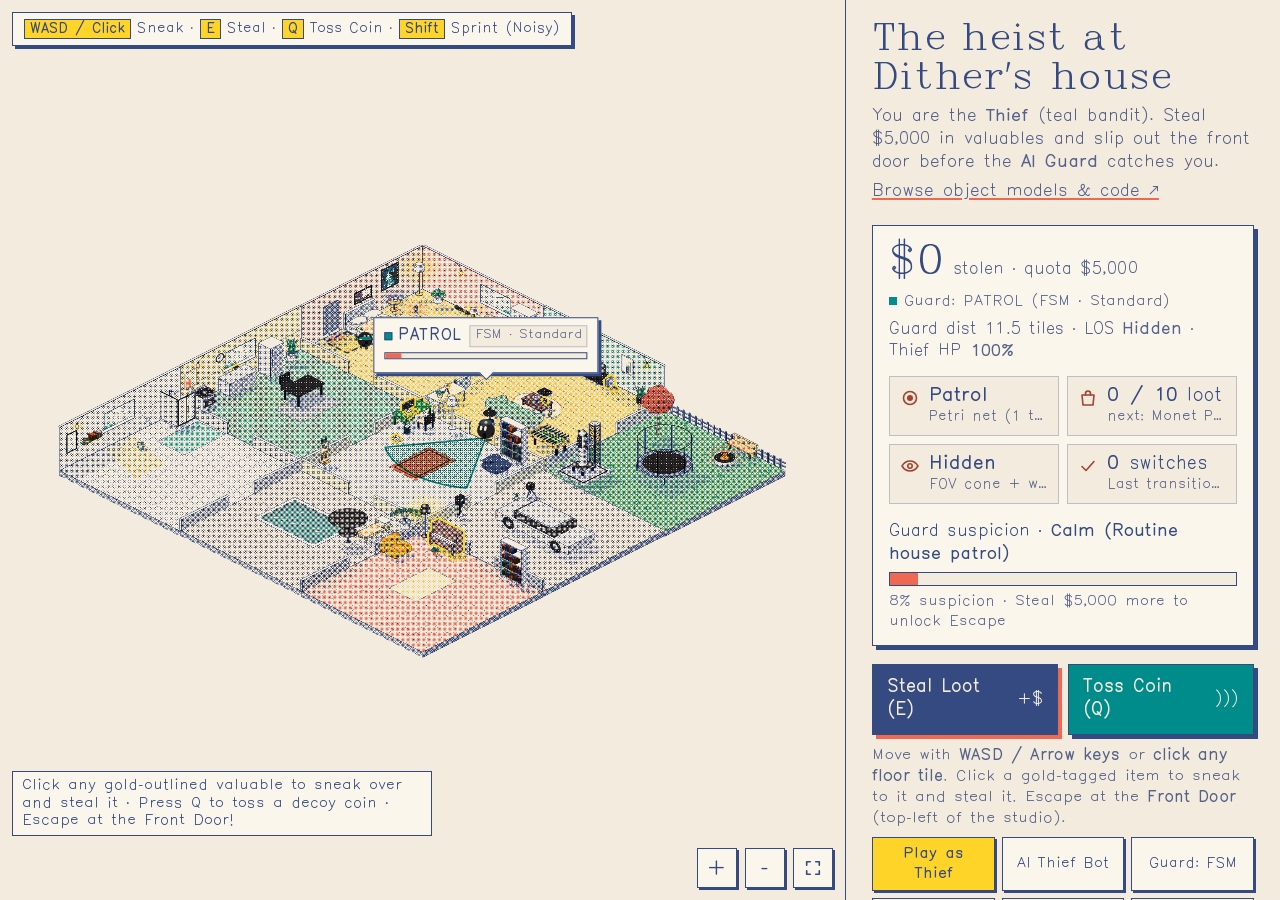
<file: web/index.html>
<!doctype html>
<html lang="en">
<head>
<meta charset="utf-8">
<meta name="viewport" content="width=device-width, initial-scale=1, viewport-fit=cover">
<title>The Heist at Dither's House — Stealth Robbery vs. NPC AI</title>
<meta name="description" content="Play as a thief robbing an isometric riso-print house while an AI Guard (7-state FSM, Reactive Behavior Tree, and Petri Net) hunts you down.">
<meta name="theme-color" content="#f3ebdd">
<meta name="color-scheme" content="light">
<link rel="icon" href="favicon.ico" sizes="16x16 32x32 48x48">
<link rel="icon" href="icon-192.png" type="image/png" sizes="192x192">
<link rel="apple-touch-icon" href="apple-touch-icon.png">
<link rel="preload" href="fonts/KevinSerif-Regular.woff2" as="font" type="font/woff2" crossorigin>
<link rel="preload" href="fonts/KevinSans-Regular.woff2" as="font" type="font/woff2" crossorigin>
<link rel="stylesheet" href="style.css?v=8">
</head>
<body>
<div class="app">
  <header class="top">
    <h1 class="title">The heist at <span class="bot-name" id="header-bot-name">Dither</span>'s house</h1>
    <p class="lede">You are the <strong>Thief</strong> (teal bandit). Steal <span id="header-quota">$5,000</span> in valuables and slip out the front door before the <strong>AI Guard</strong> catches you.</p>
    <p class="lede"><a href="workshop.html">Browse object models &amp; code ↗</a></p>
  </header>

  <main class="view" id="view" aria-label="The house. Use WASD or click to sneak, E to steal loot, Q to toss a coin.">
    <canvas id="stage" aria-hidden="true"></canvas>

    <!-- Top-left in-game controls badge -->
    <div class="heist-hud-pill" id="heist-hud-pill">
      <span class="heist-key">WASD / Click</span> Sneak
      <span class="heist-sep">&middot;</span>
      <span class="heist-key">E</span> Steal
      <span class="heist-sep">&middot;</span>
      <span class="heist-key">Q</span> Toss Coin
      <span class="heist-sep">&middot;</span>
      <span class="heist-key">Shift</span> Sprint (Noisy)
    </div>

    <!-- Banner when Busted or Escaped -->
    <div class="heist-banner" id="heist-banner" hidden>
      <p class="heist-banner-kicker" id="banner-kicker">CAUGHT BY GUARD AI</p>
      <h2 class="heist-banner-title" id="banner-title">Busted in the Living Room!</h2>
      <p class="heist-banner-sub" id="banner-sub">The Guard transitioned Chase &rarr; Attack when distance dropped below 1.35 tiles.</p>
      <button type="button" class="cta" id="banner-retry-btn"><span>Run New Heist</span> <span>&rarr;</span></button>
    </div>

    <!-- Promoted Glance HUD Tether (world-anchored above the Guard Bot) -->
    <div class="glance-tether" id="glance-tether">
      <div class="glance-top">
        <span class="glance-state">
          <span class="glance-dot" id="glance-dot"></span>
          <span id="glance-state-text">PATROL</span>
        </span>
        <span class="glance-arch" id="glance-arch-text">FSM &middot; Petri</span>
      </div>
      <div class="glance-bar">
        <span class="glance-bar-fill" id="glance-bar-fill"></span>
      </div>
      <div class="glance-rule">
        <span id="glance-rule-srcdst">return &rarr; patrol</span>
        <span class="glance-guard-tag" id="glance-rule-guard">at_route_start</span>
      </div>
    </div>

    <!-- World-anchored prompt over the Thief when standing next to stealable loot -->
    <div class="thief-prompt" id="thief-prompt" hidden>
      <span class="thief-prompt-key">E</span> <span id="thief-prompt-text">Steal MacBook Air ($1,299)</span>
    </div>

    <p class="hint" id="hint" hidden></p>
    <div class="zoom" role="group" aria-label="Zoom">
      <button type="button" data-zoom="in" aria-label="Closer">+</button>
      <button type="button" data-zoom="out" aria-label="Further">&minus;</button>
      <button type="button" data-zoom="fit" aria-label="See the whole house"><svg viewBox="0 0 20 20" aria-hidden="true"><path d="M3 7V3h4M13 3h4v4M17 13v4h-4M7 17H3v-4"/></svg></button>
    </div>
    <div class="receipt" id="receipt" hidden role="dialog" aria-labelledby="receipt-name">
      <button type="button" class="receipt-x" aria-label="Close">&times;</button>
      <p class="receipt-kind"></p>
      <h2 id="receipt-name" class="receipt-name"></h2>
      <p class="receipt-price"></p>
      <p class="receipt-by"></p>
      <p class="receipt-when"></p>
    </div>
    <p class="loading" id="loading">printing the house&hellip;</p>
  </main>

  <aside class="panel">
    <section class="wallet" aria-label="Heist Loot and Guard AI Telemetry">
      <div class="wallet-top">
        <p class="balance" id="state-balance"><span class="balance-n" id="loot-total">$0</span> <span class="balance-w" id="loot-status">stolen &middot; quota $5,000</span></p>
        <p class="trip" id="panel-trip" aria-live="polite"><span class="trip-dot" aria-hidden="true"></span><span class="trip-t" id="panel-arch-badge">Guard: PATROL (FSM)</span></p>
      </div>
      <p class="sums" id="panel-percepts">Guard dist <span class="earned" id="p-dist">6.2 tiles</span> &middot; LOS <strong id="p-los">hidden</strong> &middot; Thief HP <strong id="p-hp">100%</strong></p>
      <ul class="rates">
        <li>
          <svg viewBox="0 0 20 20" aria-hidden="true"><circle cx="10" cy="10" r="6.5"/><circle cx="10" cy="10" r="2.2" fill="currentColor"/></svg>
          <span class="rate-top"><span class="rate-n" id="rate-place">Patrol</span></span>
          <span class="rate-x" id="rate-place-sub">Petri net (1 token)</span>
        </li>
        <li>
          <svg viewBox="0 0 20 20" aria-hidden="true"><path d="M4 7h12l-1 10H5z"/><path d="M7.5 7V5.5a2.5 2.5 0 0 1 5 0V7"/></svg>
          <span class="rate-top"><span class="rate-n" id="rate-loot-count">0 / 10</span> <span class="rate-l" id="rate-loot-label">loot</span></span>
          <span class="rate-x" id="rate-nearest-loot">nearest: MacBook ($1,299)</span>
        </li>
        <li>
          <svg viewBox="0 0 20 20" aria-hidden="true"><path d="M2 10s3-5 8-5 8 5 8 5-3 5-8 5-8-5-8-5z"/><circle cx="10" cy="10" r="2.2"/></svg>
          <span class="rate-top"><span class="rate-n" id="rate-fov">Unseen</span></span>
          <span class="rate-x" id="rate-fov-sub">FOV cone + wall LOS</span>
        </li>
        <li>
          <svg viewBox="0 0 20 20" aria-hidden="true"><path d="M4 10.5l4 4 8-9"/></svg>
          <span class="rate-top"><span class="rate-n" id="rate-firings">0</span> <span class="rate-l" id="rate-firings-label">switches</span></span>
          <span class="rate-x" id="rate-guard-last">Last transition: idle → patrol</span>
        </li>
      </ul>
      <div class="goal">
        <p class="goal-what">Guard suspicion &middot; <span class="goal-name" id="alert-tier">Calm (patrolling rooms)</span></p>
        <div class="bar" id="alert-bar" role="progressbar" aria-valuemin="0" aria-valuemax="100" aria-valuenow="12"><span class="bar-fill" id="alert-bar-fill"></span></div>
        <p class="goal-n" id="alert-numbers">12% alert &middot; noise &ge; 35% triggers Investigate, FOV triggers Chase</p>
      </div>
    </section>

    <section class="help" aria-label="Heist Actions and AI Controller">
      <div class="action-row">
        <button type="button" class="cta cta-half" id="steal-btn">
          <span><strong>Steal Loot (E)</strong></span>
          <span aria-hidden="true">+$</span>
        </button>
        <button type="button" class="cta cta-half cta-secondary" id="coin-btn">
          <span><strong>Toss Coin (Q)</strong></span>
          <span aria-hidden="true">)))</span>
        </button>
      </div>
      <p class="cta-sub">Move with <strong>WASD / Arrow keys</strong> or <strong>click any floor tile</strong>. Click a gold-tagged item to sneak to it and steal it. Escape at the <strong>Front Door</strong> (top-left of the studio).</p>
      <div class="scenario-bar" role="group" aria-label="Game mode, personality, and AI architecture">
        <button type="button" id="mode-play-btn" class="is-active">Play as Thief</button>
        <button type="button" id="mode-auto-btn">AI Thief Bot</button>
        <button type="button" id="arch-switch-btn">Guard: FSM</button>
        <button type="button" id="profile-switch-btn" title="Cycle NPC Guard Personality">Trait: Standard</button>
        <button type="button" data-scn="lure">Lure Guard</button>
        <button type="button" id="reset-heist-btn">New Heist</button>
      </div>
      <p class="ideas" id="bt-active-pill" aria-live="polite"></p>
    </section>

    <section class="log" aria-label="Heist and Guard AI decision feed">
      <h2>Heist &amp; Guard AI journal</h2>
      <ol class="feed" id="feed"></ol>
      <button type="button" class="more" id="more" hidden>Show earlier</button>
    </section>

    <footer class="foot">
      <p>Project 2: <strong>Smart NPC Behavior System</strong>. You control the Thief; the Guard NPC runs a single-source <strong>7-state FSM</strong>, <strong>1-token Petri Net</strong>, and <strong>Reactive Behavior Tree</strong>.</p>
    </footer>
    <details class="break-ui-drawer">
      <summary>Debug data</summary>
      <nav class="break-ui-toggle" aria-label="Break-UI dataset mode">
        <button type="button" data-break-mode="demo" data-active>Demo data</button>
        <button type="button" data-break-mode="worst">Worst case</button>
        <button type="button" data-break-mode="empty">Empty</button>
        <button type="button" data-break-mode="one">One</button>
        <button type="button" data-break-mode="huge">1,000 rows</button>
      </nav>
    </details>
  </aside>
</div>

<!-- Dev-only @break-ui stress fixtures -->
<script src="js/data.js"></script>
<script src="js/guard_config.js"></script>
<script src="js/bt.js"></script>
<script src="js/press.js"></script>
<script src="js/world.js"></script>
<script src="js/kinds.js"></script>
<script src="js/robot.js"></script>
<script src="js/scene.js"></script>
<script src="app.js?v=9"></script>
</body>
</html>
</file>
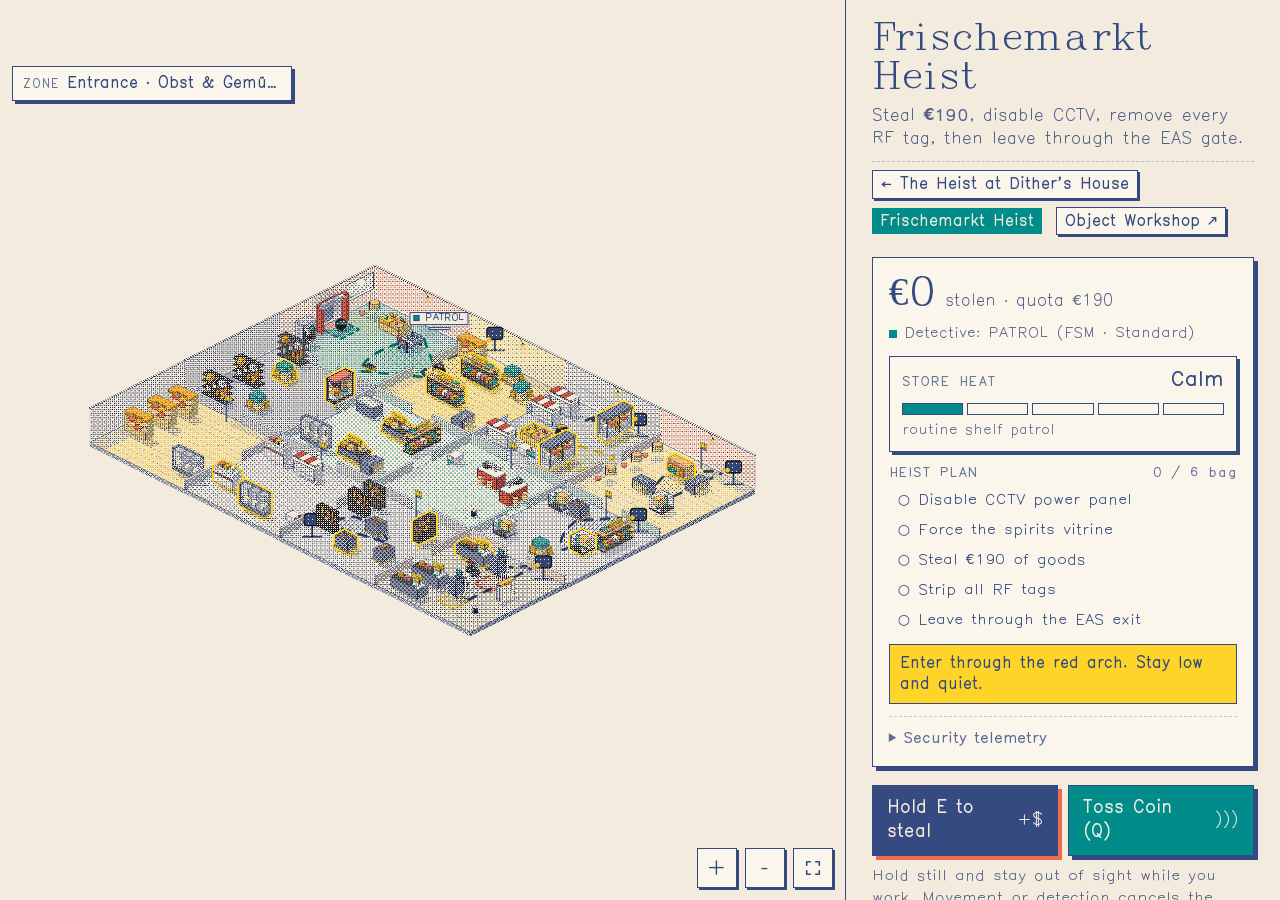
<file: web/market.html>
<!doctype html>
<html lang="en">
<head>
<meta charset="utf-8">
<meta name="viewport" content="width=device-width, initial-scale=1, viewport-fit=cover">
<title>Frischemarkt Heist — Supermarket Stealth vs. Security AI</title>
<meta name="description" content="A tense supermarket stealth heist. Steal high-value goods, dodge CCTV and staff, disable the cameras, de-tag RF labels, and slip out through the EAS gate.">
<meta name="theme-color" content="#f3ebdd">
<meta name="color-scheme" content="light">
<link rel="stylesheet" href="style.css?v=8">
<link rel="stylesheet" href="market.css?v=10">
</head>
<body>
<div class="app">
  <header class="top">
    <h1 class="title">Frischemarkt <span class="bot-name" id="header-bot-name">Heist</span></h1>
    <p class="lede">Steal <strong id="header-quota">€190</strong>, disable CCTV, remove every RF tag, then leave through the EAS gate.</p>
    <nav class="game-nav" aria-label="Game selection">
      <a href="index.html" class="game-nav-link">← The Heist at Dither's House</a>
      <span class="game-nav-current" aria-current="page">Frischemarkt Heist</span>
      <a href="workshop.html" class="game-nav-link">Object Workshop ↗</a>
    </nav>
  </header>

  <main class="view" id="view" aria-label="The supermarket. Use WASD or click to sneak, hold E to steal, C to crouch, Q to toss a decoy.">
    <canvas id="stage" aria-hidden="true"></canvas>

    <div class="heist-hud-pill" id="heist-hud-pill">
      <span class="heist-key">WASD / Click</span> Sneak
      <span class="heist-sep">&middot;</span>
      <span class="heist-key">Hold E</span> Steal
      <span class="heist-sep">&middot;</span>
      <span class="heist-key">C</span> Crouch
      <span class="heist-sep">&middot;</span>
      <span class="heist-key">Q</span> Decoy
    </div>

    <div class="zone-strip" id="zone-strip" hidden><span class="zone-kicker">ZONE</span> <strong id="zone-name">Obst &amp; Gemüse</strong></div>

    <div class="heist-banner" id="heist-banner" hidden>
      <p class="heist-banner-kicker" id="banner-kicker">DETAINED BY STORE DETECTIVE</p>
      <h2 class="heist-banner-title" id="banner-title">Busted in the Store!</h2>
      <p class="heist-banner-sub" id="banner-sub">The Detective caught you. Your haul is gone.</p>
      <button type="button" class="cta" id="banner-retry-btn"><span>New Shift</span> <span>&rarr;</span></button>
    </div>

    <div class="glance-tether" id="glance-tether">
      <div class="glance-top">
        <span class="glance-state">
          <span class="glance-dot" id="glance-dot"></span>
          <span id="glance-state-text">PATROL</span>
        </span>
        <span class="glance-arch" id="glance-arch-text">FSM · Standard</span>
      </div>
      <div class="glance-bar"><span class="glance-bar-fill" id="glance-bar-fill"></span></div>
      <div class="glance-rule">
        <span id="glance-rule-srcdst">return → patrol</span>
        <span class="glance-guard-tag" id="glance-rule-guard">at_route_start</span>
      </div>
    </div>

    <div class="thief-prompt" id="thief-prompt" hidden>
      <span class="thief-prompt-key">E</span> <span id="thief-prompt-text">Steal goods</span>
    </div>

    <p class="hint" id="hint" hidden></p>
    <div class="zoom" role="group" aria-label="Zoom">
      <button type="button" data-zoom="in" aria-label="Closer">+</button>
      <button type="button" data-zoom="out" aria-label="Further">&minus;</button>
      <button type="button" data-zoom="fit" aria-label="Enter fullscreen" aria-pressed="false"><svg viewBox="0 0 20 20" aria-hidden="true"><path d="M3 7V3h4M13 3h4v4M17 13v4h-4M7 17H3v-4"/></svg></button>
    </div>
    <p class="loading" id="loading">stocking the shelves&hellip;</p>
  </main>

  <aside class="panel">
    <section class="wallet" aria-label="Heist status">
      <div class="wallet-top">
        <p class="balance" id="state-balance"><span class="balance-n" id="loot-total">€0</span> <span class="balance-w" id="loot-status">stolen · quota €190</span></p>
        <p class="trip" id="panel-trip"><span class="trip-dot" aria-hidden="true"></span><span class="trip-t" id="panel-arch-badge">Detective: PATROL (FSM)</span></p>
      </div>

      <div class="heat-block">
        <div class="heat-top">
          <span class="heat-kicker">STORE HEAT</span>
          <strong class="heat-label" id="heat-label">Curious</strong>
        </div>
        <div class="heat-spine" id="heat-spine" role="progressbar" aria-valuemin="0" aria-valuemax="5" aria-valuenow="1">
          <span class="heat-notch"></span><span class="heat-notch"></span><span class="heat-notch"></span><span class="heat-notch"></span><span class="heat-notch"></span>
        </div>
        <p class="heat-note" id="heat-note">a noise caught their ear</p>
      </div>

      <div class="objectives">
        <p class="objectives-kicker">HEIST PLAN <span id="bag-count">0 / 3 bag</span></p>
        <ul class="objective-list" id="objective-list"></ul>
      </div>

      <p class="status-line" id="heist-status">Enter through the red arch. Stay low and quiet.</p>

      <details class="telemetry" id="telemetry">
        <summary>Security telemetry</summary>
        <p class="sums" id="panel-percepts">Detective dist <span class="earned" id="p-dist">10.0 tiles</span> &middot; LOS <strong id="p-los">hidden</strong> &middot; Cover <strong id="p-hp">100%</strong></p>
        <ul class="rates">
          <li>
            <svg viewBox="0 0 20 20" aria-hidden="true"><circle cx="10" cy="10" r="6.5"/><circle cx="10" cy="10" r="2.2" fill="currentColor"/></svg>
          <span class="rate-top"><span class="rate-n" id="rate-place">Patrol</span></span>
            <span class="rate-x" id="rate-nearest-loot">Petri net (1 token)</span>
          </li>
          <li>
            <svg viewBox="0 0 20 20" aria-hidden="true"><path d="M4 7h12l-1 10H5z"/><path d="M7.5 7V5.5a2.5 2.5 0 0 1 5 0V7"/></svg>
            <span class="rate-top"><span class="rate-n" id="rate-loot-count">0 / 10</span> <span class="rate-l">goods</span></span>
            <span class="rate-x" id="tag-count">0 active RF tag(s)</span>
          </li>
          <li>
            <svg viewBox="0 0 20 20" aria-hidden="true"><path d="M2 10s3-5 8-5 8 5 8 5-3 5-8 5-8-5-8-5z"/><circle cx="10" cy="10" r="2.2"/></svg>
            <span class="rate-top"><span class="rate-n" id="rate-fov">Hidden</span></span>
            <span class="rate-x">3 sweeping CCTV cameras</span>
          </li>
          <li>
            <svg viewBox="0 0 20 20" aria-hidden="true"><path d="M4 10.5l4 4 8-9"/></svg>
            <span class="rate-top"><span class="rate-n" id="rate-firings">0</span> <span class="rate-l" id="rate-firings-label">switches</span></span>
          <span class="rate-x" id="rate-guard-last">Last transition: idle → patrol</span>
          </li>
        </ul>
        <div class="goal">
          <p class="goal-what">Store suspicion &middot; <span class="goal-name" id="alert-tier">Calm (routine shelf patrol)</span></p>
          <div class="bar" id="alert-bar" role="progressbar" aria-valuemin="0" aria-valuemax="100" aria-valuenow="12"><span class="bar-fill" id="alert-bar-fill"></span></div>
          <p class="goal-n" id="alert-numbers">12% suspicion · 0 RF tags · 0/3 CCTV on you</p>
        </div>
        <p class="ideas" id="bt-active-pill" aria-live="polite"></p>
      </details>
    </section>

    <section class="help" aria-label="Shoplifting actions and AI controller">
      <div class="action-row">
        <button type="button" class="cta cta-half" id="steal-btn">
          <span><strong>Hold E to steal</strong></span><span aria-hidden="true">+$</span>
        </button>
        <button type="button" class="cta cta-half cta-secondary" id="coin-btn">
          <span><strong>Toss Coin (Q)</strong></span><span aria-hidden="true">)))</span>
        </button>
      </div>
      <p class="cta-sub">Hold still and stay out of sight while you work. Movement or detection cancels the action. Crouch with <strong>C</strong> to cool heat faster. Force the vitrine to reach high-value goods.</p>
      <div class="scenario-bar" role="group" aria-label="Game mode, personality, and AI architecture">
        <button type="button" id="mode-play-btn" class="is-active">Play as Shoplifter</button>
        <button type="button" id="mode-auto-btn">AI Shoplifter Bot</button>
        <button type="button" id="arch-switch-btn">Guard: FSM</button>
        <button type="button" id="profile-switch-btn" title="Cycle Detective Personality">Trait: Standard</button>
        <button type="button" data-scn="lure">Lure Staff</button>
        <button type="button" id="reset-heist-btn">New Shift</button>
      </div>
    </section>

    <section class="log" aria-label="Shoplifting and security AI decision feed">
      <h2>Store security journal</h2>
      <ol class="feed" id="feed"></ol>
      <button type="button" class="more" id="more" hidden>Show earlier</button>
    </section>

    <footer class="foot">
      <p>A guided-path REWE layout. Powered by the same single-source 7-state FSM / 1-token Petri Net / Reactive Behavior Tree as Project 2.</p>
    </footer>
    <details class="break-ui-drawer">
      <summary>Debug data</summary>
      <nav class="break-ui-toggle" aria-label="Break-UI dataset mode">
        <button type="button" data-break-mode="demo" data-active>Demo data</button>
        <button type="button" data-break-mode="worst">Worst case</button>
        <button type="button" data-break-mode="empty">Empty</button>
        <button type="button" data-break-mode="one">One</button>
        <button type="button" data-break-mode="huge">1,000 rows</button>
      </nav>
    </details>
  </aside>
</div>

<script src="js/data.js"></script>
<script src="js/guard_config.js"></script>
<script src="js/bt.js"></script>
<script src="js/heist.js?v=2"></script>
<script src="js/detection.js?v=2"></script>
<script src="js/navpath.js?v=1"></script>
<script src="js/market.js?v=7"></script>
<script src="js/press.js"></script>
<script src="js/world.js"></script>
<script src="js/kinds.js"></script>
<script src="js/robot.js"></script>
<script src="js/scene.js"></script>
<script src="js/market-app.js?v=31"></script>
</body>
</html>
</file>
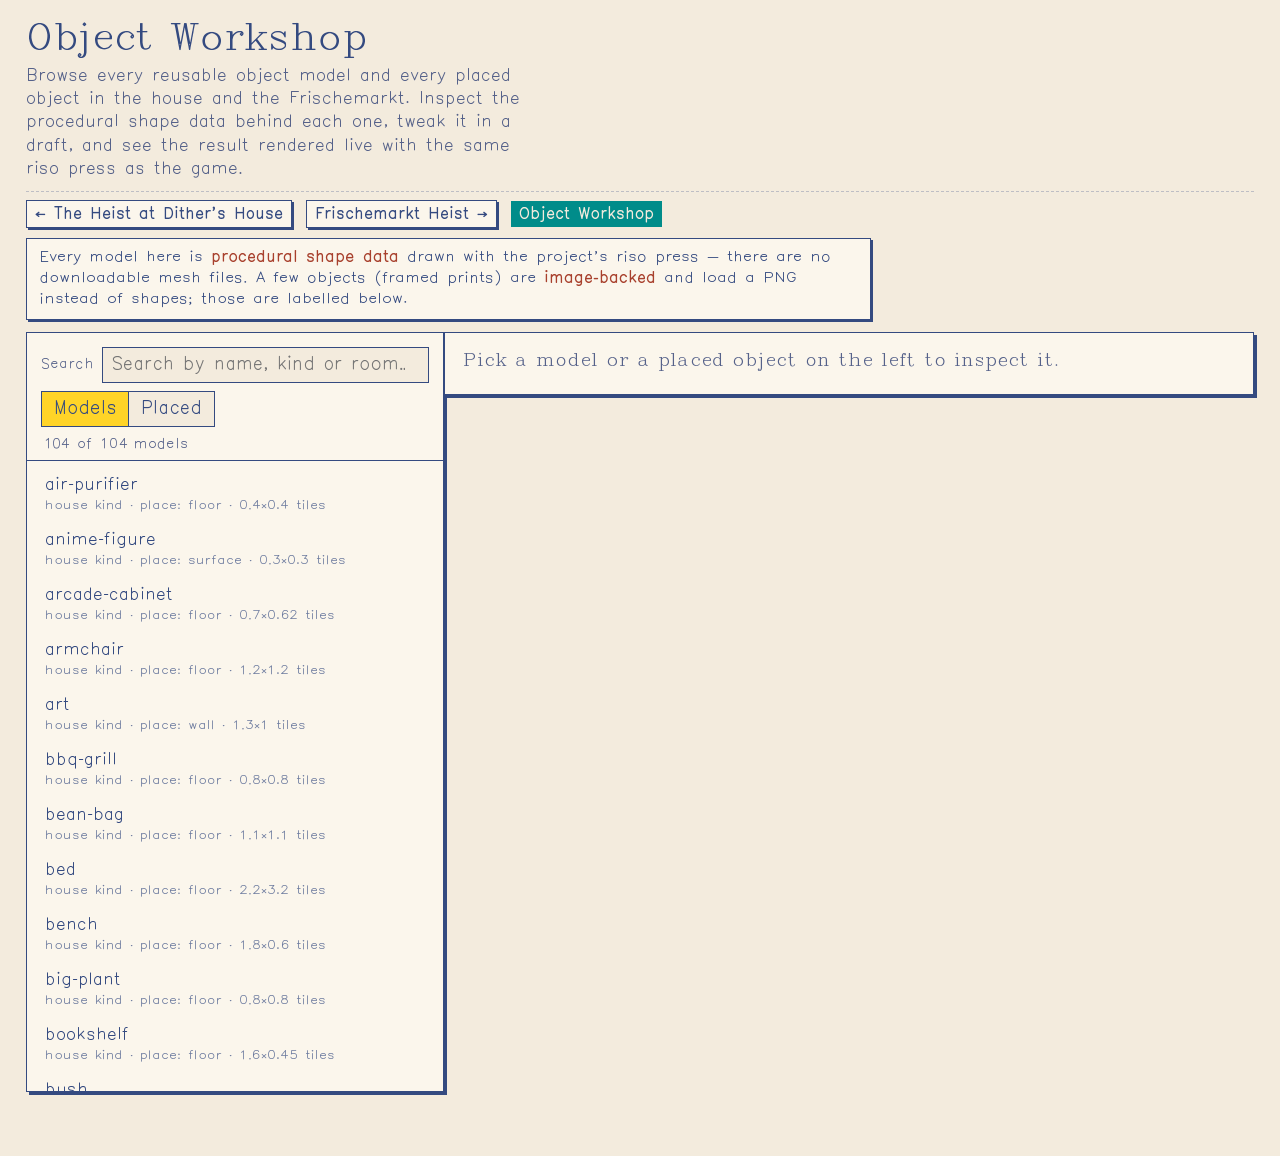
<file: web/workshop.html>
<!doctype html>
<html lang="en">
<head>
<meta charset="utf-8">
<meta name="viewport" content="width=device-width, initial-scale=1, viewport-fit=cover">
<title>Object Workshop — The Heist at Dither's House</title>
<meta name="description" content="Browse the game's procedural object models and placed objects, inspect and tweak their shape data, and jump to the source.">
<meta name="theme-color" content="#f3ebdd">
<meta name="color-scheme" content="light">
<link rel="stylesheet" href="style.css?v=8">
<link rel="stylesheet" href="workshop.css?v=2">
</head>
<body class="object-workshop-page">
<div class="app">
  <header class="top">
    <h1 class="title">Object <span class="bot-name">Workshop</span></h1>
    <p class="lede">Browse every reusable object model and every placed object in the house and the
    Frischemarkt. Inspect the procedural shape data behind each one, tweak it in a draft, and see the
    result rendered live with the same riso press as the game.</p>
    <nav class="game-nav" aria-label="Game selection">
      <a href="index.html" class="game-nav-link">&larr; The Heist at Dither's House</a>
      <a href="market.html" class="game-nav-link">Frischemarkt Heist &rarr;</a>
      <span class="game-nav-current" aria-current="page">Object Workshop</span>
    </nav>
    <p class="workshop-note">Every model here is <strong>procedural shape data</strong> drawn with the
    project's riso press — there are no downloadable mesh files. A few objects (framed prints) are
    <strong>image-backed</strong> and load a PNG instead of shapes; those are labelled below.</p>
  </header>

  <main class="workshop" aria-label="Object catalog">
    <section class="catalog" aria-label="Catalog list">
      <div class="catalog-controls">
        <label class="search-label" for="search">Search</label>
        <input type="search" id="search" placeholder="Search by name, kind or room&hellip;" autocomplete="off">
        <div class="tabs" role="tablist" aria-label="Catalog tab">
          <button type="button" role="tab" id="tab-models" aria-controls="list-models" aria-selected="true">Models</button>
          <button type="button" role="tab" id="tab-placed" aria-controls="list-placed" aria-selected="false">Placed</button>
        </div>
      </div>
      <p class="count" id="count" role="status"></p>
      <div class="lists">
        <ul class="catalog-list" id="list-models" role="tabpanel" aria-labelledby="tab-models" tabindex="0"></ul>
        <ul class="catalog-list" id="list-placed" role="tabpanel" aria-labelledby="tab-placed" tabindex="0" hidden></ul>
      </div>
      <p class="empty" id="empty" hidden>No matches. Try another word.</p>
    </section>

    <section class="inspector" aria-label="Inspector">
      <div class="inspector-empty" id="inspector-empty">
        <p>Pick a model or a placed object on the left to inspect it.</p>
      </div>
      <div class="inspector-body" id="inspector-body" hidden>
        <div class="inspector-head">
          <h2 class="inspector-title" id="ins-title"></h2>
          <p class="ins-meta" id="ins-meta"></p>
          <p class="ins-badges" id="ins-badges"></p>
        </div>
        <div class="preview-wrap">
          <canvas id="preview" width="0" height="0" role="img" aria-label="Live riso preview of the selected object"></canvas>
        </div>
        <p class="draft-error" id="draft-error" role="alert" hidden></p>
        <label class="draft-label" for="draft">Draft (JSON)</label>
        <textarea id="draft" spellcheck="false" aria-describedby="draft-help"></textarea>
        <p class="draft-help" id="draft-help">Edit and press <strong>Apply &amp; preview</strong>. Drafts stay local.
        They reach source only when you choose <strong>Write applied model to source</strong> and confirm.</p>
        <div class="ins-actions">
          <button type="button" class="cta" id="apply">Apply &amp; preview</button>
          <button type="button" id="reset">Reset draft</button>
          <button type="button" id="copy-model">Copy model JSON</button>
          <button type="button" id="copy-placement">Copy placement JSON</button>
          <button type="button" class="cta" id="write-source" hidden>Write applied model to source</button>
        </div>
        <section class="ai-workbench" aria-labelledby="ai-title">
          <h3 id="ai-title">AI model pass</h3>
          <p>Describe what looks wrong. Copy a prompt into any AI assistant, then paste its JSON into the draft above and preview it.</p>
          <label for="ai-goals">What should improve?</label>
          <textarea id="ai-goals" rows="3" placeholder="Example: Make this read clearly as a shopping trolley. Keep four small wheels under the frame, spread near the corners, and use an open wire basket."></textarea>
          <div class="ins-actions">
            <button type="button" class="cta" id="copy-ai-prompt">Copy AI prompt</button>
            <button type="button" id="check-model">Check model draft</button>
          </div>
          <p class="ai-status" id="ai-status" role="status" aria-live="polite"></p>
          <ul class="model-checks" id="model-checks" aria-label="Model draft checks"></ul>
          <p class="ai-note">Checks catch malformed or out-of-bounds shapes. They cannot prove that an object looks realistic. The prompt and draft stay in this browser; this page does not send data to an AI or store an API key.</p>
        </section>
        <div class="links" id="ins-links"></div>
      </div>
    </section>
  </main>
</div>

<!-- shared renderer and catalog data; no market-app or heist logic -->
<script src="js/press.js"></script>
<script src="js/world.js"></script>
<script src="js/kinds.js"></script>
<script src="js/data.js"></script>
<script src="js/market.js?v=7"></script>
<script src="js/model-index.js?v=1"></script>
<script src="js/model-constraints.js?v=1"></script>
<script src="js/model-source.js?v=1"></script>
<script src="js/workshop.js?v=3"></script>
</body>
</html>
</file>
<file: web/style.css>
/* Dither's house — Heist Edition: a riso print on cream stock.
   Words in Kevin Serif and Kevin Sans. No rounded corners, no gradients: tints are dithers. */
@font-face { font-family: 'Kevin Serif'; src: url(fonts/KevinSerif-Regular.woff2) format('woff2'); font-weight: 400; font-display: swap; }
@font-face { font-family: 'Kevin Serif'; src: url(fonts/KevinSerif-Bold.woff2) format('woff2'); font-weight: 700; font-display: swap; }
@font-face { font-family: 'Kevin Sans'; src: url(fonts/KevinSans-Regular.woff2) format('woff2'); font-weight: 400; font-display: swap; }
@font-face { font-family: 'Kevin Sans'; src: url(fonts/KevinSans-Bold.woff2) format('woff2'); font-weight: 700; font-display: swap; }

:root {
  --paper: #f3ebdd;
  --card: #fbf6ec;
  --ink: #344a80;
  --ink-2: #56628a;
  --line: rgba(52, 74, 128, 0.28);
  --coral: #ee6852;
  --coral-ink: #a8402d;
  --sun: #ffd428;
  --teal: #008c8a;
  --black: #242226;
  --panel: clamp(420px, 34vw, 560px);
  --dither-coral: none;
  --dither-sun: none;
  --dither-teal: none;
}
* { box-sizing: border-box; }
html, body { margin: 0; background: var(--paper); color: var(--ink); }
body { font: 16px/1.5 'Kevin Sans', ui-sans-serif, system-ui, sans-serif; -webkit-text-size-adjust: 100%; }
a { color: inherit; text-decoration-color: var(--coral); text-decoration-thickness: 1.5px; text-underline-offset: 3px; }
a:hover { color: var(--coral-ink); }
:focus-visible { outline: 2px solid var(--coral-ink); outline-offset: 2px; }
button { font: inherit; color: var(--ink); background: var(--paper); border: 1.5px solid var(--ink); border-radius: 0; cursor: pointer; }
button:hover { background: var(--sun); }
svg { stroke: currentColor; fill: none; stroke-width: 1.6; stroke-linecap: round; stroke-linejoin: round; }

.app { display: grid; grid-template-columns: minmax(0, 1fr) var(--panel); grid-template-rows: auto minmax(0, 1fr); grid-template-areas: "view top" "view panel"; height: 100vh; height: 100dvh; }
.top { grid-area: top; padding: 20px 26px 12px; border-left: 1.5px solid var(--ink); min-width: 0; }
.view { grid-area: view; position: relative; overflow: hidden; background: var(--paper); }
.panel { grid-area: panel; overflow-y: auto; padding: 4px 26px 64px; border-left: 1.5px solid var(--ink); min-width: 0; }
.title { margin: 0; font: 400 2.2rem/1.12 'Kevin Serif'; letter-spacing: -0.01em; overflow-wrap: anywhere; }
.lede { margin: 6px 0 0; color: var(--ink-2); max-width: 34em; font-size: 0.96rem; overflow-wrap: anywhere; }

#stage { display: block; width: 100%; height: 100%; cursor: crosshair; touch-action: none; }
#stage.is-drag { cursor: grabbing; }
#stage.is-point { cursor: pointer; }
.loading[hidden], .hint[hidden], .heist-banner[hidden], .thief-prompt[hidden], .more[hidden] { display: none; }
.loading { position: absolute; inset: 0; display: grid; place-items: center; margin: 0; font-family: 'Kevin Serif'; font-size: 1.3rem; color: var(--ink-2); pointer-events: none; }
.hint { position: absolute; left: 12px; bottom: 64px; max-width: min(420px, calc(100% - 24px)); margin: 0; padding: 5px 9px; font-size: 0.85rem; line-height: 1.3; background: var(--card); border: 1.5px solid var(--ink); pointer-events: none; transition: opacity 0.6s; }
.hint.is-gone { opacity: 0; }
.zoom { position: absolute; right: 12px; bottom: 12px; display: flex; gap: 8px; z-index: 25; }
.zoom button { display: grid; place-items: center; width: 40px; height: 40px; padding: 0; font-size: 1.35rem; line-height: 1; background: var(--card); box-shadow: 2px 2px 0 var(--ink); }
.zoom svg { width: 18px; height: 18px; stroke-width: 1.8; }
.zoom button:active { transform: translate(2px, 2px); box-shadow: none; }

/* ---- Top-left Heist Controls Strip ---- */
.heist-hud-pill {
  position: absolute;
  top: 12px;
  left: 12px;
  z-index: 25;
  display: inline-flex;
  align-items: center;
  flex-wrap: wrap;
  gap: 6px;
  padding: 6px 11px;
  font-size: 0.82rem;
  background: var(--card);
  border: 1.5px solid var(--ink);
  box-shadow: 3px 3px 0 var(--ink);
  pointer-events: none;
}
.heist-key {
  display: inline-block;
  padding: 0 5px;
  font-weight: 700;
  font-size: 0.76rem;
  background: var(--sun);
  border: 1px solid var(--ink);
  flex-shrink: 0;
}
.heist-sep { color: var(--ink-2); }

/* ---- World-Anchored Thief Steal Prompt (Fix #1: wraps cleanly up to 280px, never overflows) ---- */
.thief-prompt {
  position: absolute;
  pointer-events: none;
  transform: translate(-50%, -100%);
  margin-top: -40px;
  max-width: min(280px, calc(100vw - 32px));
  padding: 5px 10px;
  font-size: 0.8rem;
  line-height: 1.3;
  font-weight: 700;
  background: var(--sun);
  color: var(--ink);
  border: 1.5px solid var(--ink);
  box-shadow: 2px 2px 0 var(--ink);
  white-space: normal;
  overflow-wrap: anywhere;
  z-index: 22;
}
.thief-prompt-key {
  display: inline-block;
  padding: 0 5px;
  margin-right: 4px;
  background: var(--ink);
  color: var(--paper);
  flex-shrink: 0;
}

/* ---- Busted / Escaped Overlay Banner ---- */
.heist-banner {
  position: absolute;
  top: 50%;
  left: 50%;
  transform: translate(-50%, -50%);
  width: min(380px, calc(100% - 32px));
  padding: 18px 20px;
  background: var(--card);
  border: 2px solid var(--ink);
  box-shadow: 6px 6px 0 var(--ink);
  z-index: 40;
}
.heist-banner-kicker {
  margin: 0;
  font-size: 0.8rem;
  font-weight: 700;
  letter-spacing: 0.05em;
  color: var(--coral-ink);
  text-transform: uppercase;
}
.heist-banner-title {
  margin: 4px 0 8px;
  font: 400 1.75rem/1.15 'Kevin Serif';
  overflow-wrap: anywhere;
}
.heist-banner-sub {
  margin: 0 0 14px;
  font-size: 0.92rem;
  color: var(--ink-2);
  overflow-wrap: anywhere;
}

/* ---- Promoted Glance HUD Tether (Fix #2 & #5: bounded width, middle-truncated tokens, overflow: hidden bar) ---- */
.glance-tether {
  position: absolute;
  pointer-events: none;
  transform: translate(-50%, -100%);
  margin-top: -46px;
  min-width: 196px;
  max-width: 260px;
  padding: 7px 10px 8px;
  background: var(--card);
  border: 1.5px solid var(--ink);
  box-shadow: 3px 3px 0 var(--ink);
  z-index: 20;
}
.glance-tether::after {
  content: "";
  position: absolute;
  bottom: -6px;
  left: 50%;
  transform: translateX(-50%) rotate(45deg);
  width: 9px;
  height: 9px;
  background: var(--card);
  border-right: 1.5px solid var(--ink);
  border-bottom: 1.5px solid var(--ink);
}
.glance-top {
  display: flex;
  align-items: center;
  justify-content: space-between;
  gap: 8px;
  margin-bottom: 5px;
  min-width: 0;
}
.glance-state {
  display: inline-flex;
  align-items: center;
  gap: 6px;
  min-width: 0;
  font: 700 0.86rem/1.1 'Kevin Sans', sans-serif;
  text-transform: uppercase;
  letter-spacing: 0.04em;
  overflow-wrap: anywhere;
}
.glance-dot {
  width: 8px;
  height: 8px;
  background: var(--teal);
  border: 1px solid var(--ink);
  flex-shrink: 0;
}
.glance-arch {
  font-size: 0.74rem;
  padding: 1px 5px;
  border: 1px solid var(--line);
  background: var(--paper);
  color: var(--ink-2);
  white-space: nowrap;
  flex-shrink: 0;
}
.glance-bar {
  height: 7px;
  border: 1px solid var(--ink);
  background: var(--paper);
  margin-bottom: 5px;
  overflow: hidden;
}
.glance-bar-fill {
  display: block;
  height: 100%;
  width: 12%;
  background-color: var(--coral);
  background-image: var(--dither-coral);
  background-size: 8px 8px;
  image-rendering: pixelated;
  transition: width 120ms ease-out;
}
.glance-rule {
  display: flex;
  align-items: center;
  justify-content: space-between;
  gap: 8px;
  min-width: 0;
  font-size: 0.78rem;
  line-height: 1.2;
  color: var(--ink-2);
  font-variant-numeric: tabular-nums;
}
.glance-rule { display: none; }
.glance-guard-tag {
  font-weight: 700;
  color: var(--coral-ink);
  overflow-wrap: anywhere;
  text-align: right;
}

.receipt { position: absolute; left: 12px; top: 54px; width: min(320px, calc(100% - 24px)); padding: 12px 14px 12px; background: var(--card); border: 1.5px solid var(--ink); box-shadow: 4px 4px 0 var(--ink); z-index: 30; }
.receipt[hidden] { display: none; }
.receipt-x { position: absolute; right: 4px; top: 4px; width: 40px; height: 40px; padding: 0; border: 0; font-size: 1.5rem; line-height: 1; background: transparent; }
.receipt-kind { margin: 0; font-size: 0.85rem; color: var(--ink-2); }
.receipt-name { margin: 2px 34px 6px 0; font: 400 1.3rem/1.15 'Kevin Serif'; overflow-wrap: anywhere; }
.receipt-price, .receipt-by, .receipt-when { margin: 4px 0 0; font-size: 0.95rem; }
.receipt-when { color: var(--ink-2); font-size: 0.86rem; }

/* ---- Wallet / Heist Score & Guard Telemetry ---- */
.wallet { margin: 6px 0 0; padding: 16px 16px 14px; background: var(--card); border: 1.5px solid var(--ink); box-shadow: 4px 4px 0 var(--ink); }
.wallet-top { display: flex; align-items: baseline; justify-content: space-between; gap: 8px 14px; flex-wrap: wrap; }
.balance { margin: 0; min-width: 0; overflow-wrap: anywhere; }
.balance-n { font: 400 2.45rem/1.05 'Kevin Serif'; font-variant-numeric: tabular-nums; }
.balance-w { color: var(--ink-2); font-size: 0.92rem; }
.balance.is-up .balance-n { color: var(--coral-ink); }
.trip { display: inline-flex; align-items: center; gap: 7px; margin: 0; min-width: 0; max-width: 100%; font-size: 0.85rem; color: var(--ink-2); font-variant-numeric: tabular-nums; }
.trip-dot { width: 8px; height: 8px; background: var(--teal); flex-shrink: 0; }
.trip-t { overflow-wrap: anywhere; }
.trip.is-now .trip-dot { background: var(--coral); animation: blink 0.6s steps(2) infinite; }
@keyframes blink { 50% { opacity: 0.2; } }
.sums { margin: 6px 0 14px; font-size: 0.92rem; color: var(--ink-2); font-variant-numeric: tabular-nums; overflow-wrap: anywhere; }
.rates { margin: 0 0 16px; padding: 0; list-style: none; display: grid; grid-template-columns: minmax(0, 1fr) minmax(0, 1fr); gap: 8px; }
.rates li { display: grid; grid-template-columns: 20px minmax(0, 1fr); column-gap: 9px; align-items: start; padding: 9px 10px; border: 1px solid var(--line); background: var(--paper); min-width: 0; }
.rates svg { grid-row: 1 / 3; width: 20px; height: 20px; margin-top: 2px; color: var(--coral-ink); flex-shrink: 0; }
.rate-top, .rate-x { grid-column: 2; min-width: 0; }
.rate-top { overflow-wrap: anywhere; line-height: 1.25; }
.rate-n { font-weight: 700; font-size: 1.05rem; font-variant-numeric: tabular-nums; overflow-wrap: anywhere; }
.rate-x { font-size: 0.8rem; color: var(--ink-2); white-space: nowrap; overflow: hidden; text-overflow: ellipsis; }
.goal-what { margin: 0 0 6px; font-size: 0.95rem; overflow-wrap: anywhere; }
.goal-name { font-weight: 700; }
.bar { height: 14px; border: 1.5px solid var(--ink); background: var(--paper); overflow: hidden; }
.bar-fill { display: block; height: 100%; width: 0; background-color: var(--coral); background-image: var(--dither-coral); background-size: 8px 8px; image-rendering: pixelated; transition: width 0.2s ease-out; }
.goal-n { margin: 5px 0 0; font-size: 0.84rem; color: var(--ink-2); font-variant-numeric: tabular-nums; overflow-wrap: anywhere; }

/* ---- Controls ---- */
.help { margin: 18px 0 0; }
.action-row { display: grid; grid-template-columns: 1fr 1fr; gap: 10px; }
.cta { display: flex; align-items: center; justify-content: space-between; width: 100%; gap: 8px; padding: 11px 14px; font-size: 0.98rem; text-decoration: none; color: var(--paper); background: var(--ink); border: 1.5px solid var(--ink); box-shadow: 4px 4px 0 var(--coral); text-align: left; }
.cta:hover { color: var(--paper); background: var(--coral-ink); border-color: var(--coral-ink); box-shadow: 4px 4px 0 var(--ink); }
.cta:active { transform: translate(3px, 3px); box-shadow: 1px 1px 0 var(--coral); }
.cta-secondary { background: var(--teal); box-shadow: 4px 4px 0 var(--ink); }
.cta-sub { margin: 10px 0 8px; font-size: 0.88rem; color: var(--ink-2); }

.scenario-bar {
  display: grid;
  grid-template-columns: repeat(3, 1fr);
  gap: 7px;
  margin-top: 8px;
}
.scenario-bar button {
  padding: 6px 8px;
  font-size: 0.83rem;
  background: var(--card);
  box-shadow: 2px 2px 0 var(--ink);
  min-width: 0;
  overflow-wrap: anywhere;
}
.scenario-bar button:hover { background: var(--sun); }
.scenario-bar button:active { transform: translate(2px, 2px); box-shadow: none; }
.scenario-bar button.is-active { background: var(--sun); font-weight: 700; }

/* Fix #8: wraps long BT / Petri net traces cleanly inside .panel */
.ideas { display: block; max-width: 100%; margin: 10px 0 0; padding: 5px 9px; font-size: 0.82rem; line-height: 1.35; border: 1px solid var(--line); background: var(--card); overflow-wrap: anywhere; }
.ideas:empty { display: none; }

/* ---- Feed ---- */
.log { margin: 24px 0 0; }
.log h2 { margin: 0 0 4px; font: 400 1.45rem/1.1 'Kevin Serif'; }
.feed, .grp-l { margin: 0; padding: 0; list-style: none; }
.grp { padding: 12px 0 4px; border-top: 1.5px dashed var(--line); }
.grp:first-child { border-top: 0; }
.grp-t { margin: 0 0 6px; font-size: 0.8rem; color: var(--ink-2); overflow-wrap: anywhere; }
.card { margin: 2px 0 10px; padding: 11px 13px; background: var(--card); border: 1.5px solid var(--ink); box-shadow: 3px 3px 0 var(--ink); overflow-wrap: anywhere; }
.card.is-now { background-image: var(--dither-sun); background-size: 8px 8px; }
.card-kicker { display: flex; flex-wrap: wrap; align-items: center; gap: 4px 10px; margin: 0 0 4px; font-size: 0.82rem; color: var(--ink-2); }
.tag { display: inline-flex; align-items: center; gap: 4px; max-width: 100%; padding: 1px 7px; font-size: 0.78rem; color: var(--ink); border: 1px solid var(--line); background: var(--paper); overflow-wrap: anywhere; }
.card-title { margin: 0; font: 700 1.02rem/1.35 'Kevin Sans', sans-serif; overflow-wrap: anywhere; }
.card-title .card-sub { font-weight: 400; font-size: 0.9rem; color: var(--ink-2); }
.card-meta { margin: 5px 0 0; font-size: 0.92rem; font-variant-numeric: tabular-nums; overflow-wrap: anywhere; }
.price { display: inline-block; padding: 0 7px; margin-right: 4px; font-weight: 700; color: var(--paper); background: var(--coral-ink); font-variant-numeric: tabular-nums; }
.price.is-loot { background: var(--teal); }
.card-quote { margin: 8px 0 0; padding-left: 10px; border-left: 3px solid var(--sun); font: italic 400 0.96rem/1.45 'Kevin Serif'; overflow-wrap: anywhere; }
.card-note { margin: 6px 0 0; font-size: 0.84rem; color: var(--ink-2); overflow-wrap: anywhere; }
.feed-empty { padding: 14px 12px; font-size: 0.9rem; color: var(--ink-2); background: var(--card); border: 1.5px dashed var(--line); }
.more { display: block; width: 100%; margin: 6px 0 0; padding: 10px 12px; font-size: 0.92rem; background: var(--card); box-shadow: 2px 2px 0 var(--ink); }

.foot { margin: 26px 0 0; padding-top: 14px; border-top: 1.5px dashed var(--line); font-size: 0.85rem; color: var(--ink-2); }

/* Collapsed stress fixtures stay available without covering game controls. */
.break-ui-drawer { margin-top: 20px; border-top: 1px dashed var(--line); padding-top: 8px; }
.break-ui-drawer > summary {
  width: max-content; padding: 5px 9px;
  background: var(--card); border: 1.5px solid var(--ink); box-shadow: 2px 2px 0 var(--ink);
  cursor: pointer; font-size: 0.78rem; font-weight: 700; list-style: none;
}
.break-ui-drawer > summary::-webkit-details-marker { display: none; }
.break-ui-drawer > summary::before { content: "+ "; }
.break-ui-drawer[open] > summary::before { content: "− "; }
.break-ui-drawer .break-ui-toggle {
  position: static; transform: none; display: flex; flex-wrap: wrap; justify-content: flex-end;
  max-width: min(360px, calc(100vw - 24px)); margin-top: 6px; padding: 5px;
  background: var(--card); border: 1.5px solid var(--ink); box-shadow: 3px 3px 0 var(--ink);
}

/* ---- Dev-only @break-ui Segmented Toggle (neutral chrome, bottom-center) ---- */
.break-ui-toggle {
  display: inline-flex;
  flex-wrap: wrap;
  align-items: center;
  gap: 2px;
  padding: 3px;
  background: var(--card);
  font: 700 12px/1.2 'Kevin Sans', sans-serif;
  user-select: none;
}
.break-ui-toggle button {
  min-height: 30px;
  padding: 3px 8px;
  border: 1px solid var(--line);
  background: transparent;
  color: var(--ink);
  font: inherit;
  cursor: pointer;
}
.break-ui-toggle button:hover {
  background: var(--sun);
  color: var(--ink);
}
.break-ui-toggle button[data-active] {
  background: var(--sun);
  color: var(--ink);
  font-weight: 600;
}

@media (max-width: 820px) {
  .app { display: block; height: auto; }
  .top { padding: 16px 16px 12px; border-left: 0; }
  .view { height: 54vh; min-height: 320px; border-top: 1.5px solid var(--ink); border-bottom: 1.5px solid var(--ink); }
  .panel { overflow: visible; padding: 18px 16px 64px; border-left: 0; }
}
@media (max-width: 380px) {
  .rates, .action-row, .scenario-bar { grid-template-columns: 1fr; }
}
</file>
<file: web/market.css>
/* Frischemarkt additions on top of the shared riso-print stylesheet. */
.game-nav {
  display: flex;
  flex-wrap: wrap;
  align-items: center;
  gap: 8px 14px;
  margin-top: 10px;
  padding-top: 8px;
  border-top: 1.5px dashed var(--line);
  font-size: 0.86rem;
}
.game-nav-link {
  display: inline-block;
  padding: 3px 8px;
  background: var(--card);
  border: 1.5px solid var(--ink);
  box-shadow: 2px 2px 0 var(--ink);
  text-decoration: none;
  font-weight: 700;
}
.game-nav-link:hover { background: var(--sun); color: var(--ink); }
.game-nav-link:active { transform: translate(2px, 2px); box-shadow: none; }
.game-nav-current {
  padding: 3px 8px;
  background: var(--teal);
  color: var(--paper);
  font-weight: 700;
}

.app.is-game-fullscreen { display: block; }
.app.is-game-fullscreen .top,
.app.is-game-fullscreen .panel { display: none; }
.app.is-game-fullscreen .view {
  position: fixed; inset: 0; z-index: 1000;
  width: 100vw; height: 100vh; height: 100dvh;
}
.view:fullscreen { background: var(--paper); }

/* Heist layer: one readable heat signal and a short objective checklist. */
.heat-block {
  margin: 12px 0 10px; padding: 10px 12px; background: var(--card);
  border: 1.5px solid var(--ink); box-shadow: 3px 3px 0 var(--ink);
}
.heat-top { display: flex; justify-content: space-between; align-items: baseline; gap: 8px; }
.heat-kicker, .objectives-kicker { font-size: 0.72rem; letter-spacing: 0.12em; font-weight: 800; opacity: 0.75; }
.heat-label { font-size: 1.15rem; font-weight: 900; }
.heat-spine { display: flex; gap: 4px; margin: 9px 0 6px; }
.heat-notch { flex: 1; height: 12px; border: 1.5px solid var(--ink); background: transparent; }
.heat-notch.is-on { background: var(--teal); }
.heat-spine[data-tier="2"] .heat-notch.is-on { background: var(--sun); }
.heat-spine[data-tier="3"] .heat-notch.is-on { background: #e8a23a; }
.heat-spine[data-tier="4"] .heat-notch.is-on,
.heat-spine[data-tier="5"] .heat-notch.is-on { background: var(--coral); }
.heat-note { margin: 0; font-size: 0.82rem; opacity: 0.8; }
.objectives { margin: 10px 0; }
.objectives-kicker { display: flex; justify-content: space-between; margin-bottom: 6px; }
.objective-list { list-style: none; margin: 0; padding: 0; display: grid; gap: 3px; }
.objective { display: flex; gap: 7px; align-items: center; font-size: 0.88rem; padding: 3px 5px; border-left: 3px solid transparent; }
.objective-mark { font-weight: 900; width: 14px; text-align: center; }
.objective.is-done { opacity: 0.55; text-decoration: line-through; border-left-color: var(--teal); }
.status-line { margin: 10px 0 0; padding: 8px 10px; background: var(--sun); border: 1.5px solid var(--ink); font-size: 0.86rem; font-weight: 700; }
.telemetry { margin-top: 12px; border-top: 1.5px dashed var(--line); padding-top: 8px; }
.telemetry summary { cursor: pointer; font-size: 0.82rem; font-weight: 800; opacity: 0.8; padding: 4px 0; }

/* Zone strip: names the current department on the larger floor plan. */
.zone-strip {
  position: absolute; top: 66px; left: 12px; right: auto; z-index: 24;
  display: inline-flex; align-items: baseline; gap: 8px;
  max-width: min(280px, calc(100% - 24px)); padding: 6px 10px; background: var(--card);
  border: 1.5px solid var(--ink); box-shadow: 3px 3px 0 var(--ink);
  transition: opacity 0.5s; white-space: nowrap; overflow: hidden;
}
.zone-kicker { font-size: 0.64rem; letter-spacing: 0.10em; font-weight: 800; opacity: 0.75; }
.zone-strip strong { min-width: 0; font-size: 0.86rem; overflow: hidden; text-overflow: ellipsis; }
.zone-strip.is-fading { opacity: 0; }

/* Compact NPC readout: the bubble must not hide the floor plan. */
.glance-tether {
  min-width: 112px !important; max-width: 150px !important;
  padding: 3px 6px 4px !important; margin-top: -26px !important;
  box-shadow: 1px 1px 0 var(--ink) !important;
}
.glance-tether::after { width: 6px !important; height: 6px !important; bottom: -4px !important; }
.glance-top { gap: 4px !important; margin-bottom: 3px !important; }
.glance-state { font-size: 0.62rem !important; letter-spacing: 0.02em !important; }
.glance-dot { width: 6px !important; height: 6px !important; }
.glance-arch { font-size: 0.54rem !important; padding: 0 3px !important; max-width: 62px; overflow: hidden; text-overflow: ellipsis; }
.glance-bar { height: 4px !important; margin-bottom: 0 !important; }
.glance-rule { display: none !important; }

/* Floating threat pip: a dot and a tiny code, no bubble around the NPC. */
.glance-tether {
  background: transparent !important; border: 0 !important; box-shadow: none !important;
  padding: 0 !important; min-width: 0 !important; max-width: 96px !important;
  margin-top: -34px !important; display: flex !important;
  flex-direction: column; align-items: center;
}
.glance-tether::after { display: none !important; }
.glance-top { gap: 3px !important; margin: 0 !important; }
.glance-state { font-size: 0.56rem !important; background: var(--paper); border: 1px solid var(--ink); padding: 1px 3px !important; line-height: 1 !important; }
.glance-arch { display: none !important; }
.glance-bar { width: 22px !important; height: 3px !important; margin: 2px 0 0 !important; }
.glance-dot { width: 6px !important; height: 6px !important; }
.glance-rule { display: none !important; }

/* The controls pill teaches the keys, then gets out of the store's way. */
.heist-hud-pill { animation: hud-pill-out 0.7s ease 14s forwards; }
@keyframes hud-pill-out { to { opacity: 0; } }
@media (prefers-reduced-motion: reduce) { .heist-hud-pill { animation: none; } }

/* Keep the drawer's controls in the shared riso-print style. */
.break-ui-drawer .break-ui-toggle button { color: var(--ink); border: 1px solid var(--line); border-radius: 0; }
.break-ui-drawer .break-ui-toggle button:hover,
.break-ui-drawer .break-ui-toggle button[data-active] { background: var(--sun); color: var(--ink); }
</file>
<file: web/workshop.css>
/* the object workshop: the same riso-print paper as the game, a two-pane
   catalog. inherits the palette and fonts from style.css. */
.object-workshop-page .app { display: block; height: auto; min-height: 100vh; min-height: 100dvh; }
.object-workshop-page .top { border-left: 0; }
.game-nav { display: flex; flex-wrap: wrap; align-items: center; gap: 8px 14px; margin-top: 10px;
  padding-top: 8px; border-top: 1.5px dashed var(--line); font-size: 0.86rem; }
.game-nav-link { display: inline-block; padding: 3px 8px; background: var(--card);
  border: 1.5px solid var(--ink); box-shadow: 2px 2px 0 var(--ink); text-decoration: none; font-weight: 700; }
.game-nav-link:hover { background: var(--sun); color: var(--ink); }
.game-nav-current { padding: 3px 8px; background: var(--teal); color: var(--paper); font-weight: 700; }
.workshop-note { margin: 10px 0 0; padding: 8px 12px; max-width: 60em; font-size: 0.88rem;
  background: var(--card); border: 1.5px solid var(--ink); box-shadow: 2px 2px 0 var(--ink); }
.workshop-note strong { color: var(--coral-ink); }

.workshop {
  display: grid; grid-template-columns: minmax(300px, 34%) 1fr;
  gap: 0; align-items: start;
  padding: 0 26px 64px;
}
.catalog, .inspector { border: 1.5px solid var(--ink); background: var(--card); box-shadow: 3px 3px 0 var(--ink); }
.catalog { min-width: 0; }
.inspector { min-width: 0; padding: 16px 18px 20px; }

/* ---- catalog ---- */
.catalog-controls { display: flex; flex-wrap: wrap; gap: 8px; padding: 14px 14px 8px; align-items: center; }
.search-label { font-size: 0.8rem; color: var(--ink-2); }
#search { flex: 1 1 10em; min-width: 9em; font: inherit; color: var(--ink); background: var(--paper);
  border: 1.5px solid var(--ink); padding: 5px 8px; }
.tabs { display: flex; gap: 0; }
.tabs button { border: 1.5px solid var(--ink); padding: 5px 12px; box-shadow: none; }
.tabs button + button { border-left: none; }
.tabs button[aria-selected="true"] { background: var(--sun); }
.count { margin: 0; padding: 0 16px 6px; font-size: 0.8rem; color: var(--ink-2); }
.lists { border-top: 1.5px solid var(--ink); }
.catalog-list { list-style: none; margin: 0; padding: 6px 0; max-height: 70vh; overflow-y: auto; }
.catalog-list li { margin: 0 8px; }
.catalog-list button { display: block; width: 100%; text-align: left; padding: 6px 9px;
  border-color: transparent; background: none; box-shadow: none; }
.catalog-list button:hover, .catalog-list button:focus-visible { background: var(--sun); border-color: var(--ink); }
.catalog-list button[aria-pressed="true"] { background: var(--ink); color: var(--paper); }
.catalog-list .cl-name { display: block; font-size: 0.95rem; overflow-wrap: anywhere; }
.catalog-list .cl-sub { display: block; font-size: 0.76rem; color: inherit; opacity: 0.72; }
.empty { margin: 0; padding: 12px 16px; color: var(--ink-2); font-size: 0.9rem; }

/* ---- inspector ---- */
.inspector-empty p { margin: 0; color: var(--ink-2); font-family: 'Kevin Serif', serif; font-size: 1.05rem; }
.inspector-head h2 { margin: 0; font-family: 'Kevin Serif', serif; font-size: 1.35rem; overflow-wrap: anywhere; }
.ins-meta { margin: 4px 0 0; font-size: 0.85rem; color: var(--ink-2); overflow-wrap: anywhere; }
.ins-badges { margin: 8px 0 0; display: flex; flex-wrap: wrap; gap: 6px; }
.ins-badges span { font-size: 0.75rem; padding: 2px 8px; border: 1.5px solid var(--ink); }
.ins-badges .badge-image { background: var(--sun); }
.ins-badges .badge-market { background: var(--paper); }

.preview-wrap { margin-top: 14px; border: 1.5px solid var(--ink); background: var(--paper);
  box-shadow: 2px 2px 0 var(--ink); display: grid; place-items: center; padding: 10px;
  overflow: auto; max-height: 46vh; }
#preview { image-rendering: pixelated; max-width: 100%; height: auto; }

.draft-label { display: block; margin-top: 14px; font-size: 0.8rem; color: var(--ink-2); }
#draft { width: 100%; min-height: 15em; resize: vertical; font: 0.82rem/1.45 ui-monospace,
  'SFMono-Regular', Menlo, Consolas, monospace; color: var(--ink); background: var(--paper);
  border: 1.5px solid var(--ink); padding: 8px; white-space: pre; overflow-wrap: normal;
  overflow-x: auto; }
.draft-help { margin: 6px 0 0; font-size: 0.78rem; color: var(--ink-2); }
.draft-error { margin: 10px 0 0; padding: 7px 10px; font-size: 0.85rem; background: var(--paper);
  border: 1.5px solid var(--coral-ink); color: var(--coral-ink); box-shadow: 2px 2px 0 var(--coral-ink); }
.draft-error strong { display: block; }

.ins-actions { display: flex; flex-wrap: wrap; gap: 8px; margin-top: 12px; }
.ins-actions button { padding: 6px 12px; box-shadow: 2px 2px 0 var(--ink); font-size: 0.88rem; }
.ins-actions .cta { background: var(--sun); }

.links { margin-top: 16px; border-top: 1.5px solid var(--line); padding-top: 12px; }
.links h3 { margin: 0 0 6px; font-size: 0.8rem; color: var(--ink-2); }
.links ul { list-style: none; margin: 0; padding: 0; }
.links li { margin: 4px 0; font-size: 0.88rem; overflow-wrap: anywhere; }

.ai-workbench { margin-top: 18px; padding-top: 12px; border-top: 1.5px dashed var(--line); }
.ai-workbench h3 { margin: 0 0 5px; font-family: 'Kevin Serif', serif; font-size: 1.1rem; }
.ai-workbench p { margin: 5px 0; font-size: 0.82rem; color: var(--ink-2); }
.ai-workbench label { display: block; margin-top: 10px; font-size: 0.8rem; color: var(--ink-2); }
#ai-goals { display: block; width: 100%; resize: vertical; font: inherit; font-size: 0.88rem;
  color: var(--ink); background: var(--paper); border: 1.5px solid var(--ink); padding: 8px; }
.ai-workbench .ai-status { min-height: 1.2em; font-weight: 700; color: var(--ink); }
.model-checks { margin: 6px 0; padding-left: 1.3em; font-size: 0.82rem; }
.model-checks li { margin: 3px 0; }
.model-checks .check-error { color: var(--coral-ink); }
.model-checks .check-warning { color: var(--ink-2); }
.ai-note { padding: 7px 9px; background: var(--paper); border-left: 3px solid var(--teal); }

/* ---- responsive ---- */
@media (max-width: 900px) {
  .workshop { grid-template-columns: 1fr; padding: 0 14px 40px; gap: 14px; }
  .catalog-list { max-height: 34vh; }
}

@media (prefers-reduced-motion: reduce) {
  .catalog-list, #draft { scroll-behavior: auto; }
}
</file>
